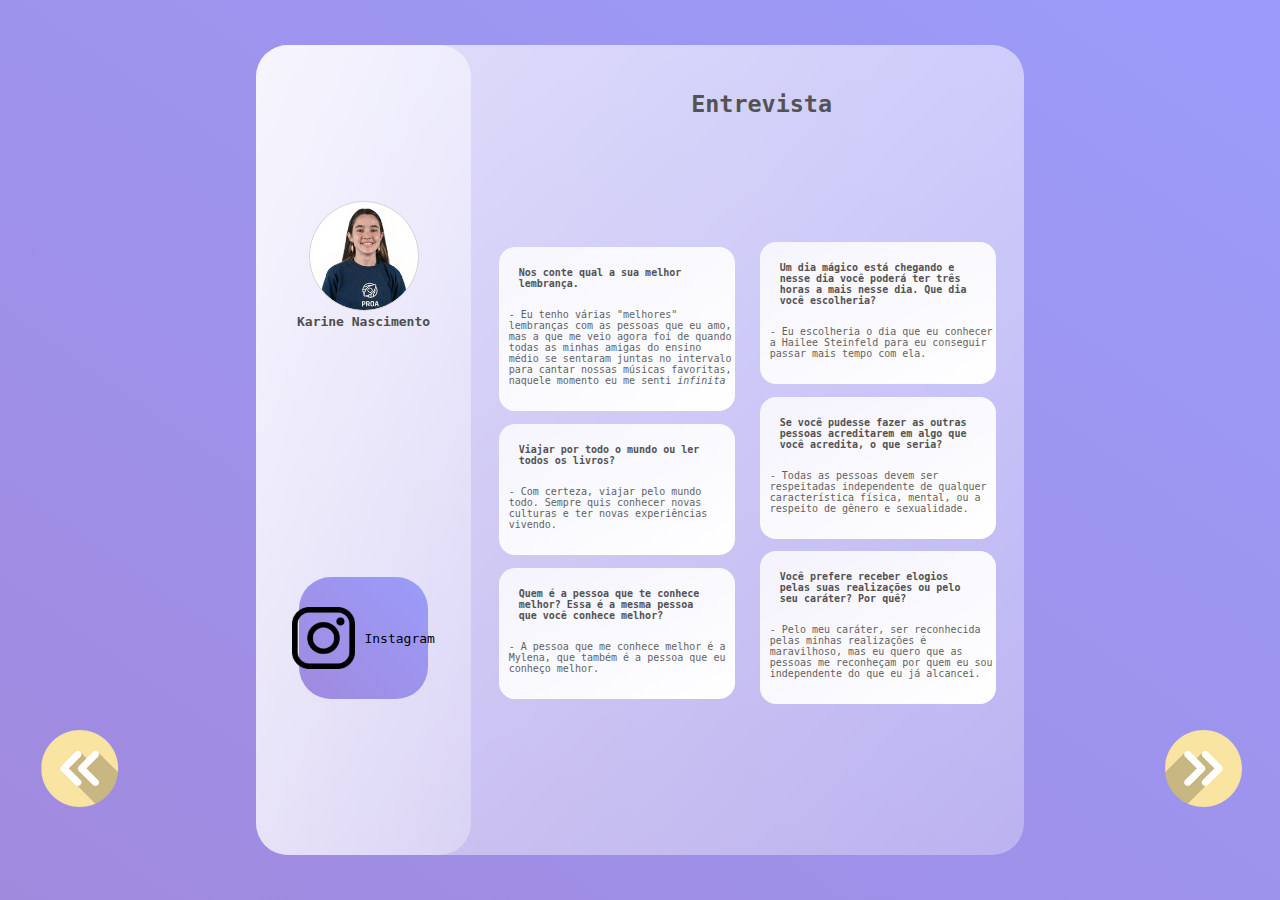
<file: Entrevista.html>
<!DOCTYPE html>
<html lang="en">
<head>
    <meta charset="UTF-8">
    <meta http-equiv="X-UA-Compatible" content="IE=edge">
    <meta name="viewport" content="width=device-width, initial-scale=1.0">
    <title>Entrevista</title>

    <link rel="stylesheet" href="lero.css">
</head>
<body>
    <main>
        <section class="glass">
            <div class="dashboard">
                <div class="user">
                    <img src="Images/Karine Nascimento Honório da Silva (1).png" alt="">
                    <h4>Karine Nascimento</h4>
                </div><!--user-->
            <div class="pro">
                <img src="Images/insta.png" alt="">
                <a href="https://www.instagram.com/sskahj/" target="_blank">Instagram</a>
            </div><!--pro-->
            </div><!--dashboard-->


            <div class="title">
                <h2>Entrevista</h2>
            </div>
            <div class="cards1">

                <div class="card1">
                    <div class="h4"><h4>Nos conte qual a sua melhor lembrança.</h4></div>
                    <div class="p"><p>- Eu tenho várias "melhores" lembranças com as pessoas que eu amo, mas a que me veio agora foi de quando todas as minhas amigas do ensino médio se sentaram juntas no intervalo para cantar nossas músicas favoritas, naquele momento eu me senti <i>infinita</i></p></div>
                    
                </div> <!--card-->

                <div class="card2">
                    <div class="h4"><h4>Viajar por todo o mundo ou ler todos os livros?</h4></div>
                    <div class="p"><p>- Com certeza, viajar pelo mundo todo. Sempre quis conhecer novas culturas e ter novas experiências vivendo.</p></div>
                    
                </div>

                <div class="card3">
                    <div class="h4"><h4>Quem é a pessoa que te conhece melhor? Essa é a mesma pessoa que você conhece melhor? </h4></div>
                    <div class="p"><p>- A pessoa que me conhece melhor é a Mylena, que também é a pessoa que eu conheço melhor.</p></div>
                    
                </div>
                </div> <!--cards1-->

                <div class="cards2">

                <div class="card4">
                    <div class="h4"><h4>Um dia mágico está chegando e nesse dia você poderá ter três horas a mais nesse dia. Que dia você escolheria? </h4></div>  
                    <div class="p"> <p>- Eu escolheria o dia que eu conhecer a Hailee Steinfeld para eu conseguir passar mais tempo com ela.</p></div> 
                   
                </div>

                <div class="card5">
                    <div class="h4"> <h4> Se você pudesse fazer as outras pessoas acreditarem em algo que você acredita, o que seria?</h4></div>
                    <div class="p"> <p>- Todas as pessoas devem ser respeitadas independente de qualquer característica física, mental, ou a respeito de gênero e sexualidade.</p></div>
                   
                </div>

                <div class="card6">
                    <div class="h4"><h4>Você prefere receber elogios pelas suas realizações ou pelo seu caráter? Por quê?</h4></div>
                    <div class="p"><p>- Pelo meu caráter, ser reconhecida pelas minhas realizações é maravilhoso, mas eu quero que as pessoas me reconheçam por quem eu sou independente do que eu já alcancei.</p></div>
                    
                </div>
            </div> <!--cards2-->
        </section>
        <div class="buttonri">
            <a href="bibimbap.html"><img src="Images/botaoo.png"/></a>
        </div>
    
<div class="buttonr">
    <a href="Momentos.html"><img src="Images/2.png"/></a>
</div>
    
    </main>

</body>
</html>
</file>
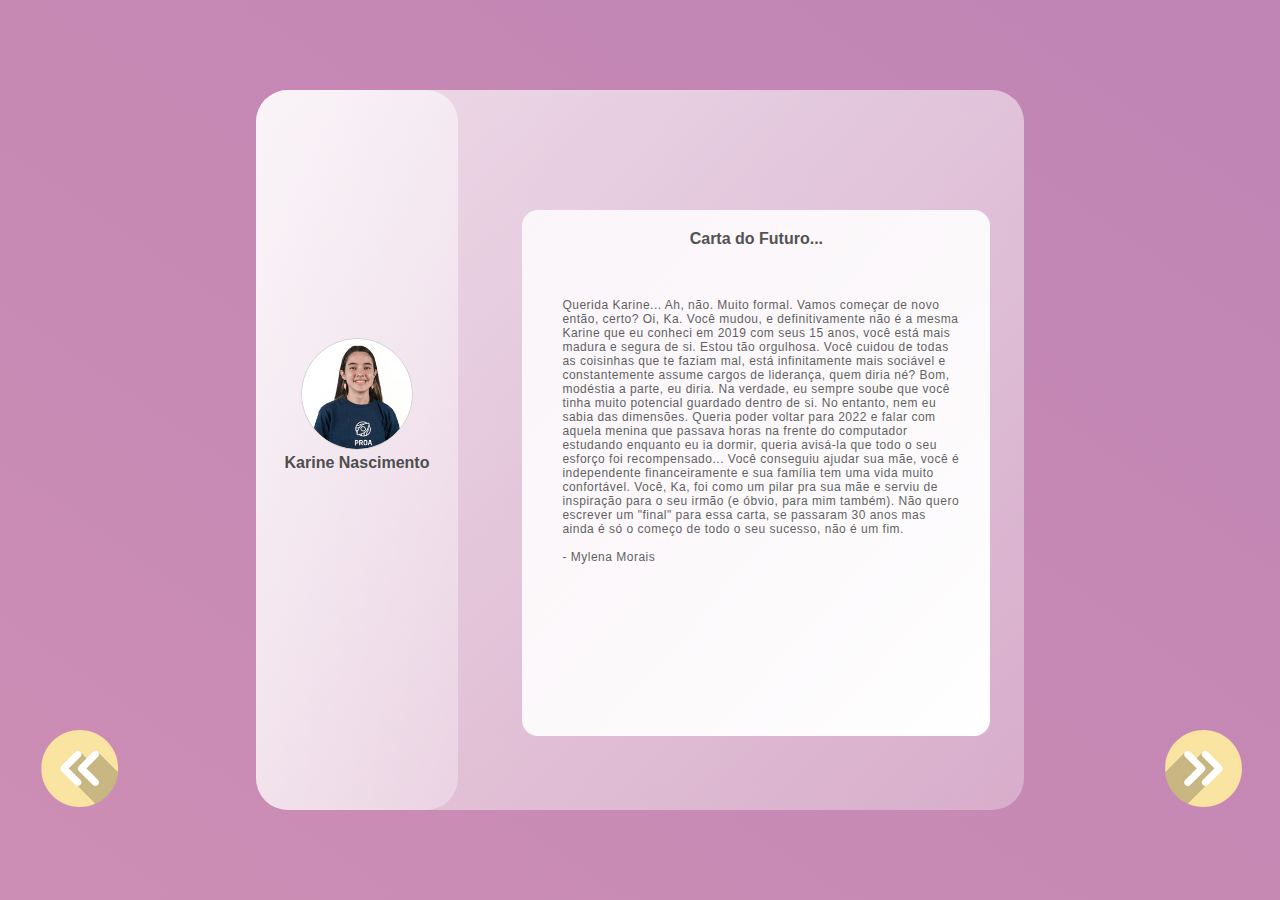
<file: futuro.html>
<!DOCTYPE html>
<html lang="en">
<head>
    <meta charset="UTF-8">
    <meta http-equiv="X-UA-Compatible" content="IE=edge">
    <meta name="viewport" content="width=device-width, initial-scale=1.0">
    <title>Carta</title>
    <link rel="stylesheet" href="gallery-css.css">
</head>
<body>
    <main class="guturo">
        <section class="glass">
            <div class="dashboard">
                <div class="user">
                    <img src="Images/Karine Nascimento Honório da Silva (1).png" alt="">
                    <h4>Karine Nascimento</h4>
                </div><!--user-->
            </div><!--dashboard-->

            <div class="cards1">

                <div class="card1">
                    <div class="h4"><h4>Carta do Futuro...</h4></div>
                    <div class="p"><p>Querida Karine... Ah, não. Muito formal. Vamos começar de novo então, certo? 
                        Oi, Ka. Você mudou, e definitivamente não é a mesma Karine que eu conheci em 2019 com seus 15 anos, você está mais madura e segura de si. Estou tão orgulhosa. Você cuidou de todas as coisinhas que te faziam mal, está infinitamente mais sociável e constantemente assume cargos de liderança, quem diria né? 
                        Bom, modéstia a parte, eu diria. Na verdade, eu sempre soube que você tinha muito potencial guardado dentro de si. No entanto, nem eu sabia das dimensões. Queria poder voltar para 2022 e falar com aquela menina que passava horas na frente do computador estudando enquanto eu ia dormir, queria avisá-la que todo o seu esforço foi recompensado... Você conseguiu ajudar sua mãe, você é independente financeiramente e sua família tem uma vida muito confortável. Você, Ka, foi como um pilar pra sua mãe e serviu de inspiração para o seu irmão (e óbvio, para mim também). 
                        Não quero escrever um "final" para essa carta, se passaram 30 anos mas ainda é só o começo de todo o seu sucesso, não é um fim. <br><br> - Mylena Morais</p></div>
                    
                </div> <!--card-->

                <div class="buttonri">
                    <a href="index.html"><img src="Images/botaoo.png"/></a>
                </div>
            
        <div class="buttonr">
            <a href="Pãodealho.html"><img src="Images/2.png"/></a>
        </div>
</div>
        </section>
    </main>
</body>
</html>
</file>
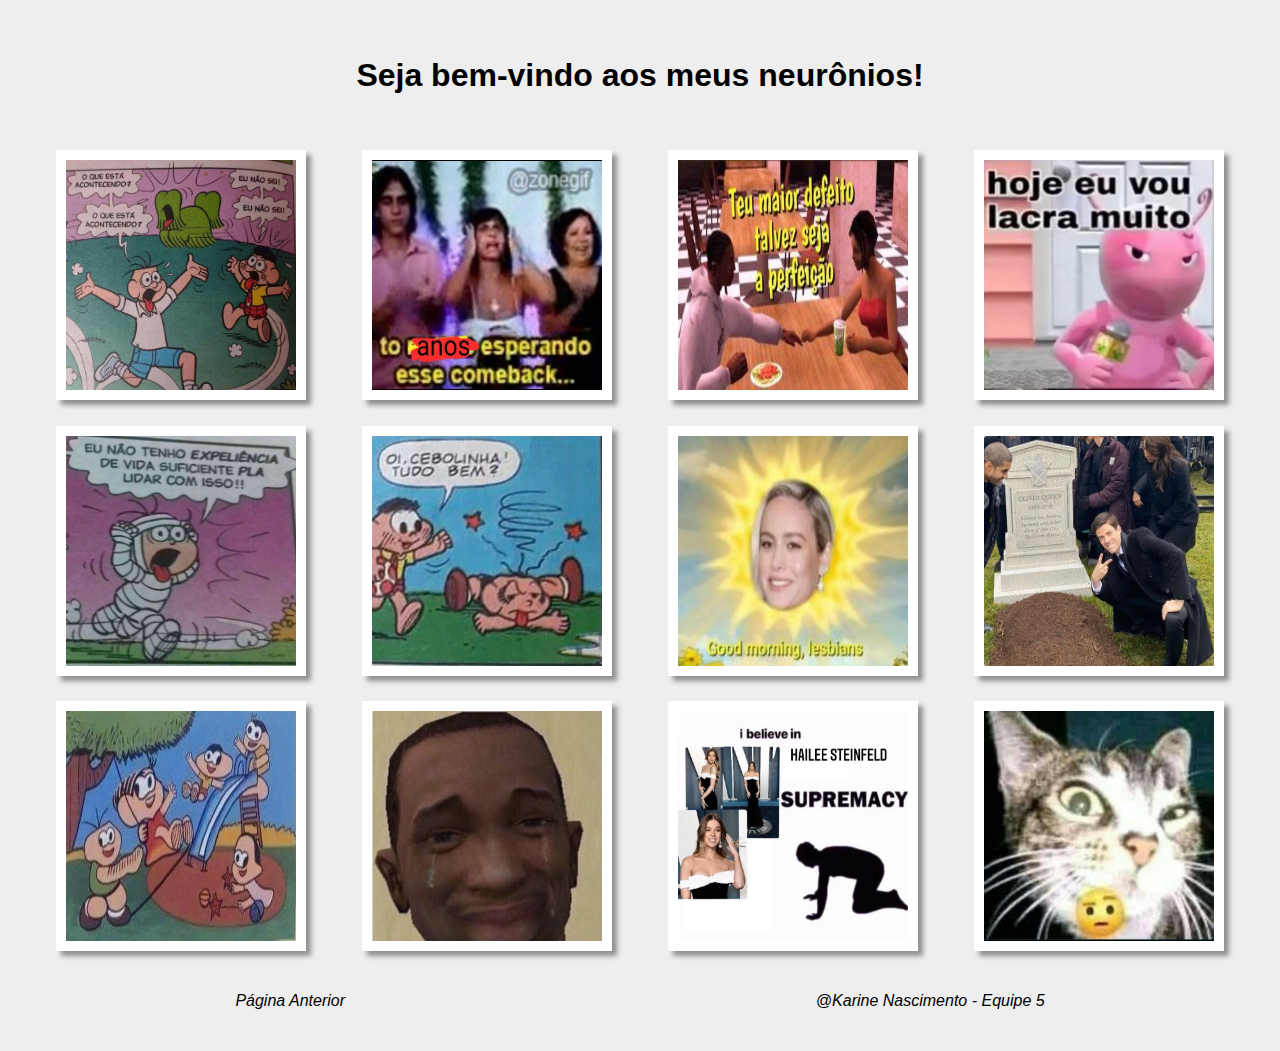
<file: Galeria.html>
<!DOCTYPE html>
<html lang="en">
<head>
    <meta charset="UTF-8">
    <meta http-equiv="X-UA-Compatible" content="IE=edge">
    <meta name="viewport" content="width=device-width, initial-scale=1.0">
    <title>Galeria de Memes</title>
    <link rel="stylesheet" href="gallery-css.css">
</head>
<body>
    
    <header> 
        <h1>Seja bem-vindo aos meus neurônios!</h1>
    </header>
    <main>
        <div class="gallery-container">
            <a href="Gallery/1 (1).jfif" class="gallery-items">
                <img src="Gallery/1 (1).jfif" alt="">
            </a>
            <a href="Gallery/1 (2).jfif" class="gallery-items">
                <img src="Gallery/1 (2).jfif" alt="">
            </a>
            <a href="Gallery/1 (3).jfif" class="gallery-items">
                <img src="Gallery/1 (3).jfif" alt="">
            </a>
            <a href="Gallery/1 (4).jfif" class="gallery-items">
                <img src="Gallery/1 (4).jfif" alt="">
            </a>
            <a href="Gallery/1 (5).jfif" class="gallery-items">
                <img src="Gallery/1 (5).jfif" alt="">
            </a>
            <a href="Gallery/1 (6).jfif" class="gallery-items">
                <img src="Gallery/1 (6).jfif" alt="">
            </a>
            <a href="Gallery/1 (7).jfif" class="gallery-items">
                <img src="Gallery/1 (7).jfif" alt="">
            </a>
            <a href="Gallery/1 (8).jfif" class="gallery-items">
                <img src="Gallery/1 (8).jfif" alt="">
            </a>
            <a href="Gallery/1 (9).jfif" class="gallery-items">
                <img src="Gallery/1 (9).jfif" alt="">
            </a>
            <a href="Gallery/1 (10).jpg" class="gallery-items">
                <img src="Gallery/1 (10).jpg" alt="">
            </a>
            <a href="Gallery/1 (11).jpg" class="gallery-items">
                <img src="Gallery/1 (11).jpg" alt="">
            </a>
            <a href="Gallery/1 (12).jfif" class="gallery-items">
                <img src="Gallery/1 (12).jfif" alt="">
            </a>
        </div>

        <footer>
            <p>@Karine Nascimento - Equipe 5</p>
            <a href="Momentos.html"> Página Anterior</a>
        </footer>
    </main>
</body>
</html>
</file>
<file: lero.css>
* {
    padding: 0;
    margin: 0;
    box-sizing: border-box;
}
#tudo {
    font-family: 'Gill Sans', 'Gill Sans MT', Calibri, 'Trebuchet MS', sans-serif;
    width: 940px;
}

#nav {
    background-color: rgba(247, 231, 139, 0.527);
    position: fixed;
    width: 100%;
    height: 45px;
}

#nav ul {
    margin-top: -8px;
    padding: 0px 0px 15px 700px;
}
#nav li {
    display: inline;
    padding: 0px 20px 0px 0px;

}

#nav a {
    color: gray;
    text-decoration: none;
}
 #nav a:hover, #nav a.current {
    color: black;
 }

 #nav a:hover {
    background-color:  rgba(184, 164, 212, 0.76);
    padding: 10px;
    border-radius: 2px;
 }
 nav {
    position: static;
    z-index: 1000px;
 }

 #nav .sobre {
    position: relative;
    display: inline-block;
    top: 12px;
    margin-left: 30px;
    text-transform: uppercase;
    color: black;
 }
/*content*/
 #content {
    position: absolute;
    margin-left: 100px;
    margin-top: 50px;
    display: grid;
    grid-template-columns: 1fr 1fr 1fr; /*1 fração da pag, 3 colunas*/
    grid-template-rows: 40vh;  /*2 linhas*/
    gap: 10px;
 }


 .bloco1 {
    position: absolute;
    left: 200px;    
    top: 20px;
   grid-column: 1/3;
   grid-row: 1;
   z-index: -1;
 }

 .bloco2 {
    position: absolute;
    left: 150px;
    max-width: 250px;
    grid-column: 1;
    grid-row: 2;
 }
 .bloco3 {
   max-width: 250px;
   position: absolute;
   left: 50px;
    grid-column: 2;
    grid-row: 2;
 }

 .pao {
    border-radius: 10px;
    border: 1px solid lightgrey;
    width: 347px;
    height: 217px;
 }

 h2 {
   color: rgb(83, 83, 83);
   padding-bottom: 10px;
 }
 li {
   color: gray;
   padding-bottom: 10px;
 }


/*fim do content*/

/*sidebar*/
 .side {
    grid-column: 3;
   margin-left: 100px;
   margin-top: 50px;
 }
 .side h2 {
   padding-left: 10px;
    margin-bottom: 10px;
    color: rgb(83, 83, 83);
 }
 .side .person {
  margin-left: 50px;
  border-radius: 100px;
 }
 .side .name {
    margin-left: 100px;
 }
 .side .motivo {
    width: 250px; 
    text-align: justify;
    margin-left: 25px;
    padding: 20px;
 }

 .motivo p {
    color: rgb(88, 88, 88);
 }
 .side p {
    color: rgb(88, 88, 88);
 }

 .borda {
    position: absolute;
    left: 70%;
    top: 75px;
    border-left: 1px solid gray;
    height: 500px;
 }
/*fim de sidebar*/
.button {
  position: absolute;
  top: 80%;
}

.buttonr {
   position: absolute;
   top: 80%;
   left: 90%;
}

/*future pag*/
main {
   font-family: monospace;
   display: flex;
   align-items: center;
   justify-content: center;
   min-height: 100vh;
   background: linear-gradient(to right top, #A08ADE, #9B9CFA);
   }

   .p {
      color: rgb(58, 58, 58);
      opacity: 0.8;
      font-size: 10px;
      margin: 10px 0px 25px 10px;
   }
   .h4 {
      color: rgb(41, 41, 41);
      opacity: 0.8;
      font-size: 10px;
      margin: 20px;
   }
.glass {
   background: white;
   min-height: 80vh;
   width: 60%;
   background: linear-gradient(to right bottom,
    rgba(255,255,255,0.7),
    rgba(255,255,255, 0.3));
    display: flex;
    border-radius: 2rem;
   }

   .dashboard {
      flex: 1;
      display: flex;
      flex-direction: column;
      align-items: center;
      justify-content: space-evenly;
      text-align: center;
      background: linear-gradient(to right bottom,
    rgba(255,255,255,0.7),
    rgba(255,255,255, 0.3));
    border-radius: 2rem;
    height: 100%;
   }

   .user img {
      height: 50%;
      border: 1px solid lightgray;
      border-radius: 100px;
    }
    .user h4 {
      color: rgb(78, 78, 78);
    }

    .pro {
      background: linear-gradient(to right top,#A08ADE, #9B9CFA);
      padding: 1rem;
      height: 15%;
      width: 60%;
      border-radius: 2rem;
      display: flex;
      flex-direction: row;
      justify-content: center;
      align-items: center;
    }
    .pro a {
      padding-left: 10%;
      text-decoration: none;
      color: black;
    }
    .pro a:visited {
      text-decoration: none;
      color: black;
    }
    .pro img {
      height: 70%;
    }
   
    .cards1 {
      flex: 1;
      display: flex;
      flex-direction: column;
      justify-content: space-evenly;
      align-items: center;
      width: 30%;
      margin: 7% 1% 1% 5%;
      
    }

    .cards2 {
      flex: 1;
      display: flex;
      flex-direction: column;
      justify-content: space-evenly;
      align-items: center;
      margin: 7% 5% 1% 5%;
    }

    .card1, .card2, .card3, .card4, .card5, .card6 {
      background: linear-gradient(to left top, rgba(255,255,255,1), rgba(255,255,255,0.8));
      border-radius: 1rem;
      margin: 3%;
      height: 30%;
      width: 110%;
    }

    .title {
      position: absolute;
      left: 54%;
      top: 10%;
      font-size: larger;
    }

    .buttonri {
      position: absolute;
      top: 80%;
      right: 90%;
    }

    /*Momentos*/
    section {
      height: 90vh;
      display: flex;
      justify-content: center;
      align-items: center;
      scroll-snap-align: start;
       }

    .container {
      height: 100vh;
      scroll-snap-type: y mandatory;
      overflow-y: scroll;
    }

.presentation {
   background-image: url(Images/Design\ sem\ nome\ \(1\).svg);
   background-repeat: no-repeat;
   background-size: cover;
   background-position: center;
   display: flex;
   align-items: center;
   justify-content: center;
}
     .con {
      position: relative;
      border-radius: 2rem;
      display: flex;
      width: 90%;
      top: 14%;
      max-height: 55vh;
      background-color: white;
      background: linear-gradient(to right bottom,
    rgba(173, 173, 173, 0.8),
    rgba(255,255,255, 0.6));
    margin: 0;
     }
    .con .textbox {
      display: flex;
      flex-direction: column;
      justify-content: center;
      max-width: 700px;
      margin-left: 10%;
      
     }
     .textbox h2 {
      color: rgb(151, 31, 31);
      font-size: 3.5em;
      font-weight: 600;
      font-family: 'Poppins', sans-serif;
      font-weight: bolder;
      width: 200%;
      line-height: 90%;
      display: flex;
      margin-top: 10%;
}
   .textbox p {
      font-size: medium;
      font-family: 'Poppins', sans-serif;
      color: rgb(56, 56, 56);
      max-width: 96%;
      text-align: justify;
   }
    .imbox img {
      height: 150%;
   }
    #one {
background-color: #181818;
    }
    
    #two {
background-color: #181818;
    }
    #three {
      background-color: #3b3b3b;
    }

    .hea ul {
      border-bottom: 1px solid rgba(133, 133, 133,0.2);
width: 95%;
      position: absolute;
      display: flex;
      flex-direction: row;
      justify-content: space-around;
      left: 2%;
      top: 5%;
      list-style: none;
    }

   .hea a {
      font-family: 'Poppins', sans-serif;
      font-weight: bold;
      text-decoration: none;
      color: rgb(56, 56, 56);
   }
   .hea a:visited {
      text-decoration: none;
      color: rgb(56, 56, 56);
   }

   .hea a:hover {
      color: white;
      background-color: rgba(151, 31, 31, 0.8);
      padding: 8px 20px 8px 20px;
      border-radius: 1rem;
   }

   .background {
      width: 100%;
   }
   .back {
      display: flex;
      justify-content: space-between;
      margin: 0 5%;
      height: 30px;
   }
   .back, header {
      margin-top: 5%;
   }
.profileback {
   display: block;
   height: 30px;
}

.titleback h2 {
   font-family: Netflix Sans,Helvetica Neue,Helvetica,Arial,sans-serif;
   color: rgba(255,255,255, 1);
   margin-left: 5%;
   padding-top: 1%;
}

.season h3 {
   font-family: Netflix Sans,Helvetica Neue,Helvetica,Arial,sans-serif;
   color: rgba(255,255,255, 1);
   margin-left: 5%;
   
}

.season {
   position: relative;
   left: 70px;
   top: 10px;
   padding: 3px;
   width: 8%;
   border: 1px solid white;
   border-radius: 1px;
}

.carousel {
   margin-left: 15%;
   display: flex;
justify-content: center;
}
.img1, .img2 {
   padding: 50px;
}


.img2 img {
   height: 300px;
   
}

.backbutton {
   position: relative;
   right: 99%;
   top: 310px;
   font-family: Netflix Sans,Helvetica Neue,Helvetica,Arial,sans-serif;;
}

.backbutton p {
   color: white;
   background-color: #bd1e1e;
   width: 150px;
   padding: 5px;
   border-radius: 10px;
   display: flex;
   justify-content: center;
   align-items: center;
}
.backbutton2 {
   position: relative;
   left: -55%;
   top: 310px;
   font-family: Netflix Sans,Helvetica Neue,Helvetica,Arial,sans-serif;;
}

.backbutton2 p {
   color: white;
   background-color: #bd1e1e;
   width: 150px;
   padding: 5px;
   border-radius: 10px;
   display: flex;
   justify-content: center;
   align-items: center;
}

.backbutton a, .backbutton2 a {
   text-decoration: none;
   color: white;
}    

.musicas img {
   height: 300px;
   width: 300px;
   padding: 20px;
   border-radius: 3rem;
   display: flex;
   margin-bottom: 100px;
}

.musicas p {
   display: flex;
   justify-content: center;
   text-align: center;
   position: relative;
   bottom: 90px;
   max-width: 180px;
   left: 60px;
}
.musicas {
   display: flex;
   justify-content: center;
}
 #three header {
   background-color: black;
   display: flex;
   flex-direction: column;
   align-items: center;
   height: 100%;
   width: 150px;
   margin: 0;
}

#three header img {
   position: relative;
   top: 10px;
   height: 50px;
   width: 50px;
}
</file>
<file: gallery-css.css>
/*Gallery*/
* {
    padding: 0;
    margin: 0;
    box-sizing: border-box;
    font-family: Arial, Helvetica, sans-serif;
}
body {
    background-color: #eee;
 }
 
 header {
    height: 150px;
    display: flex;
    justify-content: center;
    align-items: center;
 }
 
 .gallery-container {
    display: flex;
    flex-wrap: wrap;
    justify-content: space-evenly;
    padding: 0 2vw;
    gap: 2vw;
 }

 .gallery-items:hover {
    transform: scale(1.3);
    transition: 0.5s;
 }
 
 .gallery-items {
    width: 250px;
    height: 250px;
    border: 10px solid #fff;
    box-shadow: 5px 5px 5px #0006;
 }


 .gallery-items img {
    height: 100%;
    width: 100%;
 }

 footer {
    height: 100px;
    display: flex;
    flex-direction: row-reverse;
    align-items: center;
    justify-content: space-around;
    color: #000;
    font-style: italic;
 }

 footer a {
    color: #000;
    text-decoration: none;
 }

 footer a:hover {
    text-decoration: none;
    background-color: #0004;
    padding: 10px;
    border-radius: 10px;
 }

 footer a:visited {
    color: #000;
    text-decoration: none;
 }

 /*Futuro*/
   .guturo {
    font-family: monospace;
    display: flex;
    align-items: center;
    justify-content: center;
    min-height: 100vh;
    background: linear-gradient(to right top, #cc8eb4, #c084b5);
    }
 
    .p {
       color: rgb(58, 58, 58);
       opacity: 0.8;
       font-size: 10px;
       margin: 10px 0px 25px 10px;
    }
    .h4 {
       color: rgb(41, 41, 41);
       opacity: 0.8;
       font-size: 10px;
       margin: 20px;
    }
 .glass {
    background: white;
    min-height: 80vh;
    width: 60%;
    background: linear-gradient(to right bottom,
     rgba(255,255,255,0.7),
     rgba(255,255,255, 0.3));
     display: flex;
     border-radius: 2rem;
    }
 
    .dashboard {

       display: flex;
       flex-direction: column;
       align-items: center;
       justify-content: space-evenly;
       text-align: center;
       background: linear-gradient(to right bottom,
     rgba(255,255,255,0.7),
     rgba(255,255,255, 0.3));
     border-radius: 2rem;
    }
 
    .user img {
       height: 50%;
       border: 1px solid lightgray;
       border-radius: 100px;
     }
     .user h4 {
       color: rgb(78, 78, 78);
     }

    
     .cards1 {
       flex: 1;
       display: flex;
       flex-direction: column;
       justify-content: space-evenly;
       align-items: center;
       width: 30%;
       margin: 7% 1% 1% 5%;
       
     }
     .card1 {
       background: linear-gradient(to left top, rgba(255,255,255,1), rgba(255,255,255,0.8));
       border-radius: 1rem;
       margin: 3%;
       height: 80%;
       width: 90%;

     }

     .card1 .p {
        letter-spacing: 0.5px;
        display: flex;
        justify-content: center;
        padding: 30px;
        padding-bottom: 80px;
        align-items: center;
        font-size: 12px;

     }

     .card1 h4 {
        display: flex;
        align-items: center;
        justify-content: center;
        font-size: medium;
     }
 
     .title {
       position: absolute;
       left: 54%;
       top: 13%;
       font-size: larger;
       color: rgb(61, 61, 61);
     }
 
     .buttonri {
       position: absolute;
       top: 80%;
       right: 90%;
     }

     .buttonr {
      position: absolute;
      top: 80%;
      left: 90%;
   }
</file>
